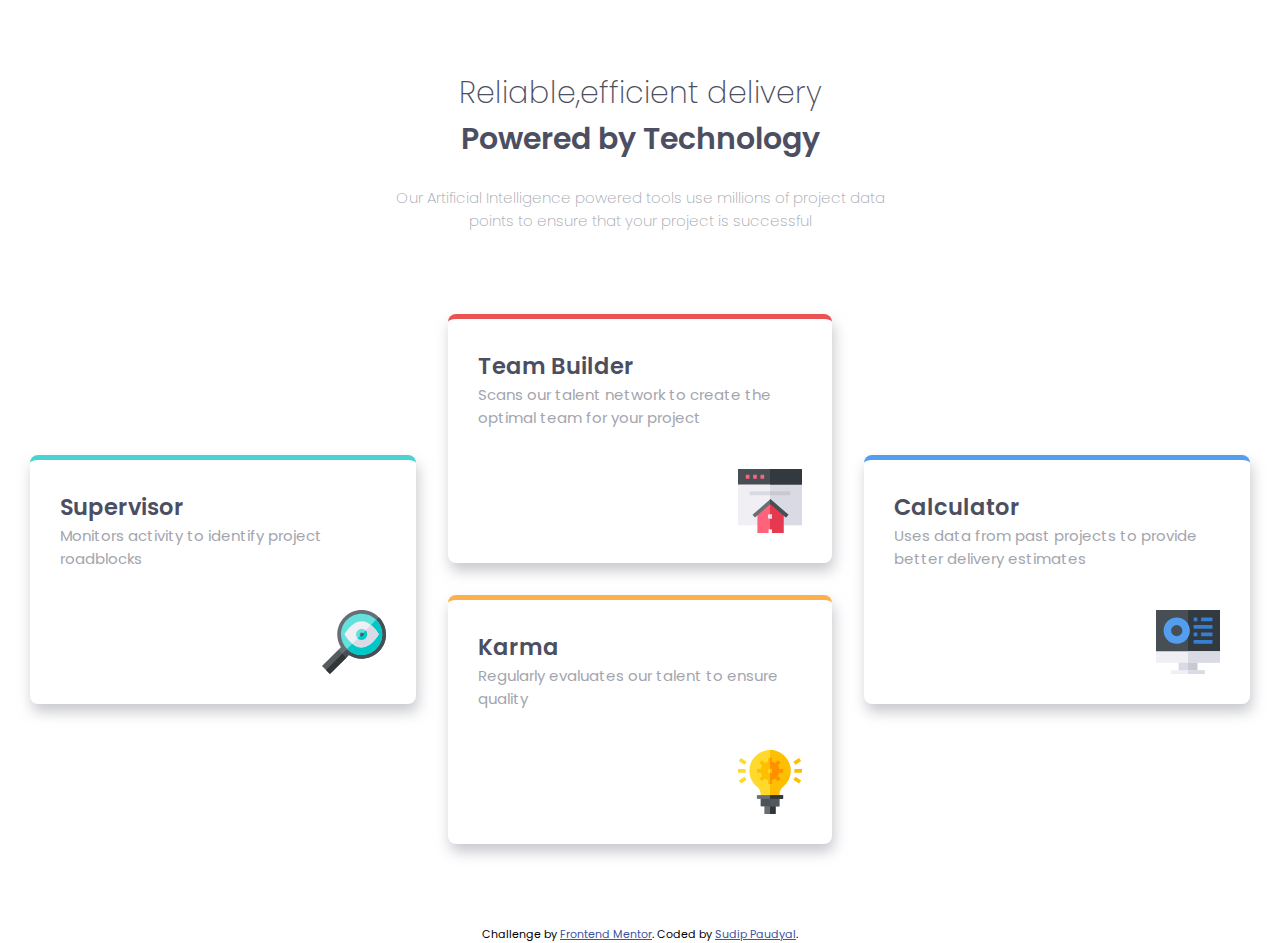
<file: four-card-feature-section-master/index.html>
<!DOCTYPE html>
<html lang="en">
  <head>
    <meta charset="UTF-8" />
    <meta name="viewport" content="width=device-width, initial-scale=1.0" />
    <!-- displays site properly based on user's device -->

    <link
      rel="icon"
      type="image/png"
      sizes="32x32"
      href="./images/favicon-32x32.png"
    />

    <link rel="stylesheet" href="style.css" />

    <title>Frontend Mentor | Four card feature section</title>

    <!-- Feel free to remove these styles or customise in your own stylesheet 👍 -->
    <style>
      .attribution {
        font-size: 11px;
        text-align: center;
      }
      .attribution a {
        color: hsl(228, 45%, 44%);
      }
    </style>
  </head>
  <body>
    <header>
      <h1 class="a">Reliable,efficient delivery</h1>
      <h1 class="b">Powered by Technology</h1>

      <p>
        Our Artificial Intelligence powered tools use millions of project data
        points to ensure that your project is successful
      </p>
    </header>

    <div class="container">
      <div class="column">
        <div class="box box1">
          <h2>Supervisor</h2>
          <p>Monitors activity to identify project roadblocks</p>
          <img src="images/icon-supervisor.svg" alt="searchglass" />
        </div>
      </div>

      <div class="column">
        <div class="box box2">
          <h2>Team Builder</h2>
          <p>
            Scans our talent network to create the optimal team for your project
          </p>
          <img src="images/icon-team-builder.svg" alt="team builder" />
        </div>
        <div class="box box3">
          <h2>Karma</h2>
          <p>Regularly evaluates our talent to ensure quality</p>
          <img src="images/icon-karma.svg" alt="karma" />
        </div>
      </div>

      <div class="column">
        <div class="box box4">
          <h2>Calculator</h2>
          <p>
            Uses data from past projects to provide better delivery estimates
          </p>
          <img src="images/icon-calculator.svg" alt="" />
        </div>
      </div>
    </div>

    <footer>
      <p class="attribution">
        Challenge by
        <a href="https://www.frontendmentor.io?ref=challenge" target="_blank"
          >Frontend Mentor</a
        >. Coded by <a href="#">Sudip Paudyal</a>.
      </p>
    </footer>
  </body>
</html>
</file>
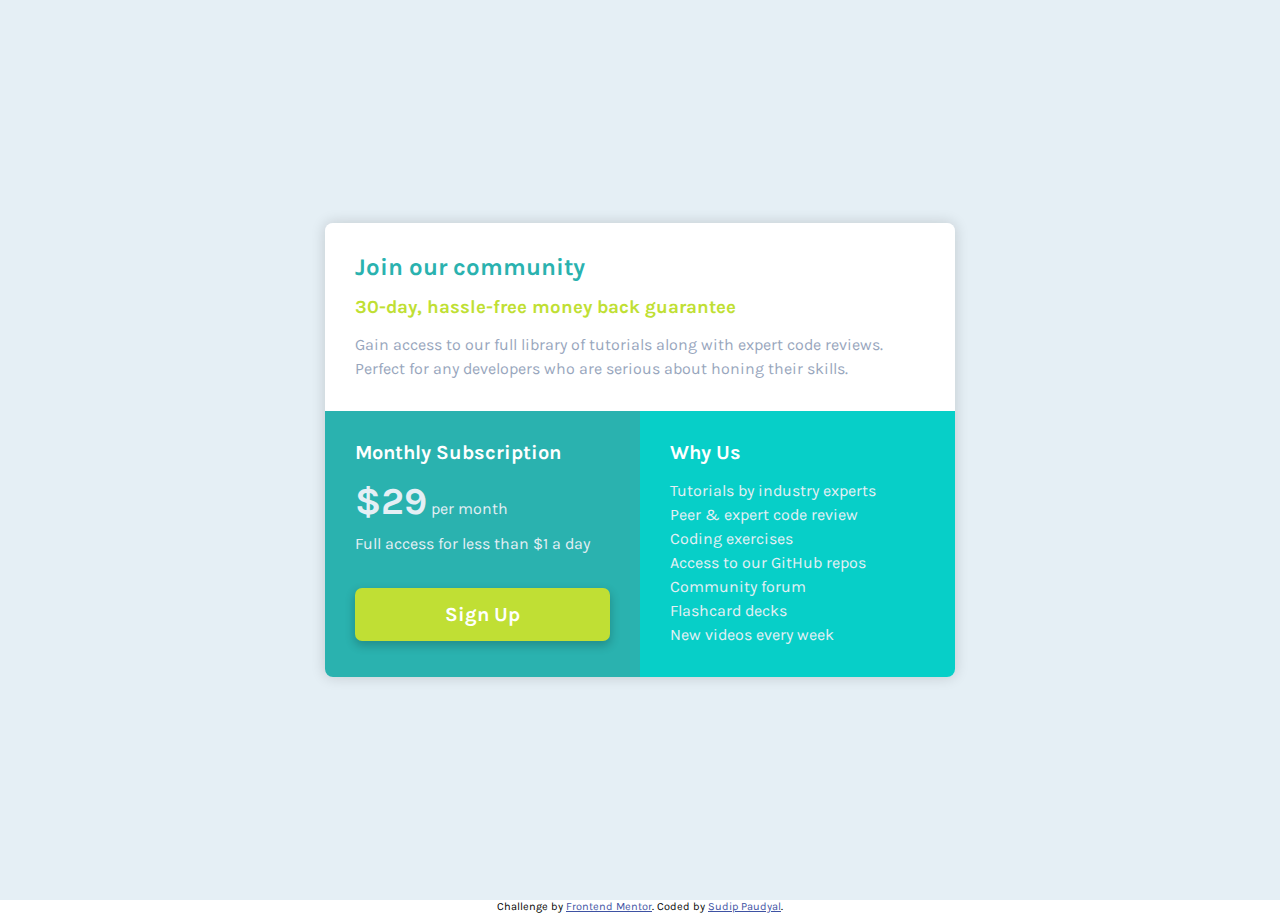
<file: single-price-grid-component-master/index.html>
<!DOCTYPE html>
<html lang="en">
  <head>
    <meta charset="UTF-8" />
    <meta name="viewport" content="width=device-width, initial-scale=1.0" />
    <!-- displays site properly based on user's device -->

    <link
      rel="icon"
      type="image/png"
      sizes="32x32"
      href="./images/favicon-32x32.png"
    />

    <link rel="stylesheet" href="style.css" />

    <title>Frontend Mentor | Single Price Grid Component</title>

    <!-- Feel free to remove these styles or customise in your own stylesheet 👍 -->
    <style>
      .attribution {
        font-size: 11px;
        text-align: center;
      }
      .attribution a {
        color: hsl(228, 45%, 44%);
      }
    </style>
  </head>
  <body>
    <section>
      <div class="container">
        <div class="item item-1">
          <h2>Join our community</h2>
          <h3>30-day, hassle-free money back guarantee</h3>
          <p>
            Gain access to our full library of tutorials along with expert code
            reviews. Perfect for any developers who are serious about honing
            their skills.
          </p>
        </div>

        <div class="item item-2">
          <h3>Monthly Subscription</h3>
          <p><span>&dollar;29</span> per month</p>
          <p>Full access for less than &dollar;1 a day</p>
          <a href="#" type="button" class="button">Sign Up</a>
        </div>

        <div class="item item-3">
          <h3>Why Us</h3>
          <p>
            <ul>
              <li>Tutorials by industry experts</li>
              <li>Peer &amp; expert code review</li>
              <li>Coding exercises</li>
              <li>Access to our GitHub repos</li>
              <li>Community forum</li>
              <li>Flashcard decks</li>
              <li>New videos every week</li>
            </ul>
          </p>
        </div>
      </div>
    </section>
           

    <footer>
      <p class="attribution">
        Challenge by
        <a href="https://www.frontendmentor.io?ref=challenge" target="_blank"
          >Frontend Mentor</a
        >. Coded by <a href="#">Sudip Paudyal</a>.
      </p>
    </footer>
  </body>
</html>
</file>
<file: four-card-feature-section-master/style.css>
/*mobile first*/

@import url("https://fonts.googleapis.com/css2?family=Poppins:wght@200;400;600&display=swap");

* {
  margin: 0;
  padding: 0;
  box-sizing: border-box;
}

body {
  font-family: "Poppins", sans-serif;
  font-size: 15px;
  padding: 0px 30px;
}

header {
  text-align: center;
  padding: 70px 0px 50px 0px;
}

h1.a {
  font-weight: 200;
  color: hsl(234, 12%, 34%);
}

h1.b {
  font-weight: 600;
  color: hsl(234, 12%, 34%);
  margin-bottom: 24px;
}
header p {
  color: hsl(229, 6%, 66%);
  font-weight: 200;
  max-width: 500px;
  margin: 0 auto;
}

.container {
  display: flex;
  flex-direction: column;
  align-items: center;
  justify-content: center;
  margin: 0px 0px 50px 0px;
}

.box {
  box-shadow: 2px 8px 14px 0px hsl(229, 6%, 66%, 0.6);
  border-radius: 8px;
  padding: 30px;
  margin: 2rem 0;
  max-width: 400px;
}

.box.box1 {
  border-top: 5px solid hsl(180, 62%, 55%);
  margin: 0;
}
.box.box2 {
  border-top: 5px solid hsl(0, 78%, 62%);
}
.box.box3 {
  border-top: 5px solid hsl(34, 97%, 64%);
}
.box.box4 {
  border-top: 5px solid hsl(212, 86%, 64%);
  margin: 0;
}

.box h2 {
  font-weight: 600;
  color: hsl(234, 12%, 34%);
}

.box p {
  color: hsl(229, 6%, 66%);
}

.box img {
  display: block;
  margin-top: 40px;
  margin-left: auto;
}

@media only screen and (min-width: 1200px) {
  .container {
    flex-direction: row;
  }

  .box {
    margin: 32px;
  }
}
</file>
<file: single-price-grid-component-master/style.css>
@import url("https://fonts.googleapis.com/css2?family=Karla:wght@400;700&display=swap");

body {
  font-family: "Karla";
  font-size: 16px;
}

* {
  padding: 0;
  margin: 0;
  box-sizing: border-box;
}

section {
  min-height: 100vh;
  padding: 100px 30px;
  width: 100%;
  display: flex;
  align-items: center;
  justify-content: center;
  background-color: hsl(204, 43%, 93%);
}

.container {
  display: grid;
  grid-template-columns: 100%;
  max-width: 630px;
  margin: 0 auto;
  border-radius: 8px;
  box-shadow: 0px 0px 14px 1px #00000024;
  overflow: hidden;
}

.item {
  padding: 30px;
}

.item-1 {
  background-color: white;
}

.item-1 h2 {
  color: hsl(179, 62%, 43%);
  margin-bottom: 15px;
  font-weight: 700;
}

.item-1 h3 {
  margin-bottom: 15px;
  color: hsl(71, 73%, 54%);
  font-weight: 700;
}

.item-1 p {
  color: hsl(218, 22%, 67%);
  line-height: 1.5rem;
}

.item-2 {
  background-color: hsl(179, 62%, 43%);
}

.item-2 h3 {
  color: white;
  font-size: 20px;
  margin-bottom: 15px;
  font-weight: 700;
}

.item-2 p {
  color: hsl(204, 43%, 93%);
  font-size: 16px;
  font-weight: 400;
  margin-bottom: 10px;
}

.item-2 p span {
  font-size: 38px;
  font-weight: 700;
}

.item-2 .button {
  margin-top: 25px;
  text-align: center;
  width: 100%;
  padding: 15px;
  background-color: hsl(71, 73%, 54%);
  display: inline-block;
  color: white;
  text-decoration: none;
  font-size: 20px;
  border-radius: 7px;
  box-shadow: 0px 4px 10px 1px #00000033;
  font-weight: 700;
  cursor: pointer;
}

.item-3 {
  background-color: hsl(178, 93%, 42%);
}

.item-3 h3 {
  color: white;
  margin-bottom: 15px;
  font-size: 20px;
}

.item-3 ul li {
  line-height: 1.5rem;
  list-style-type: none;
  color: hsl(204, 43%, 93%);
}

@media only screen and (min-width: 768px) {
  .container {
    grid-template-columns: 1fr 1fr;
  }

  .item-1 {
    grid-area: 1/ 1/ 2/ 3;
  }

  .item-2,
  .item-3 {
    grid-row: 2;
  }
}
</file>
